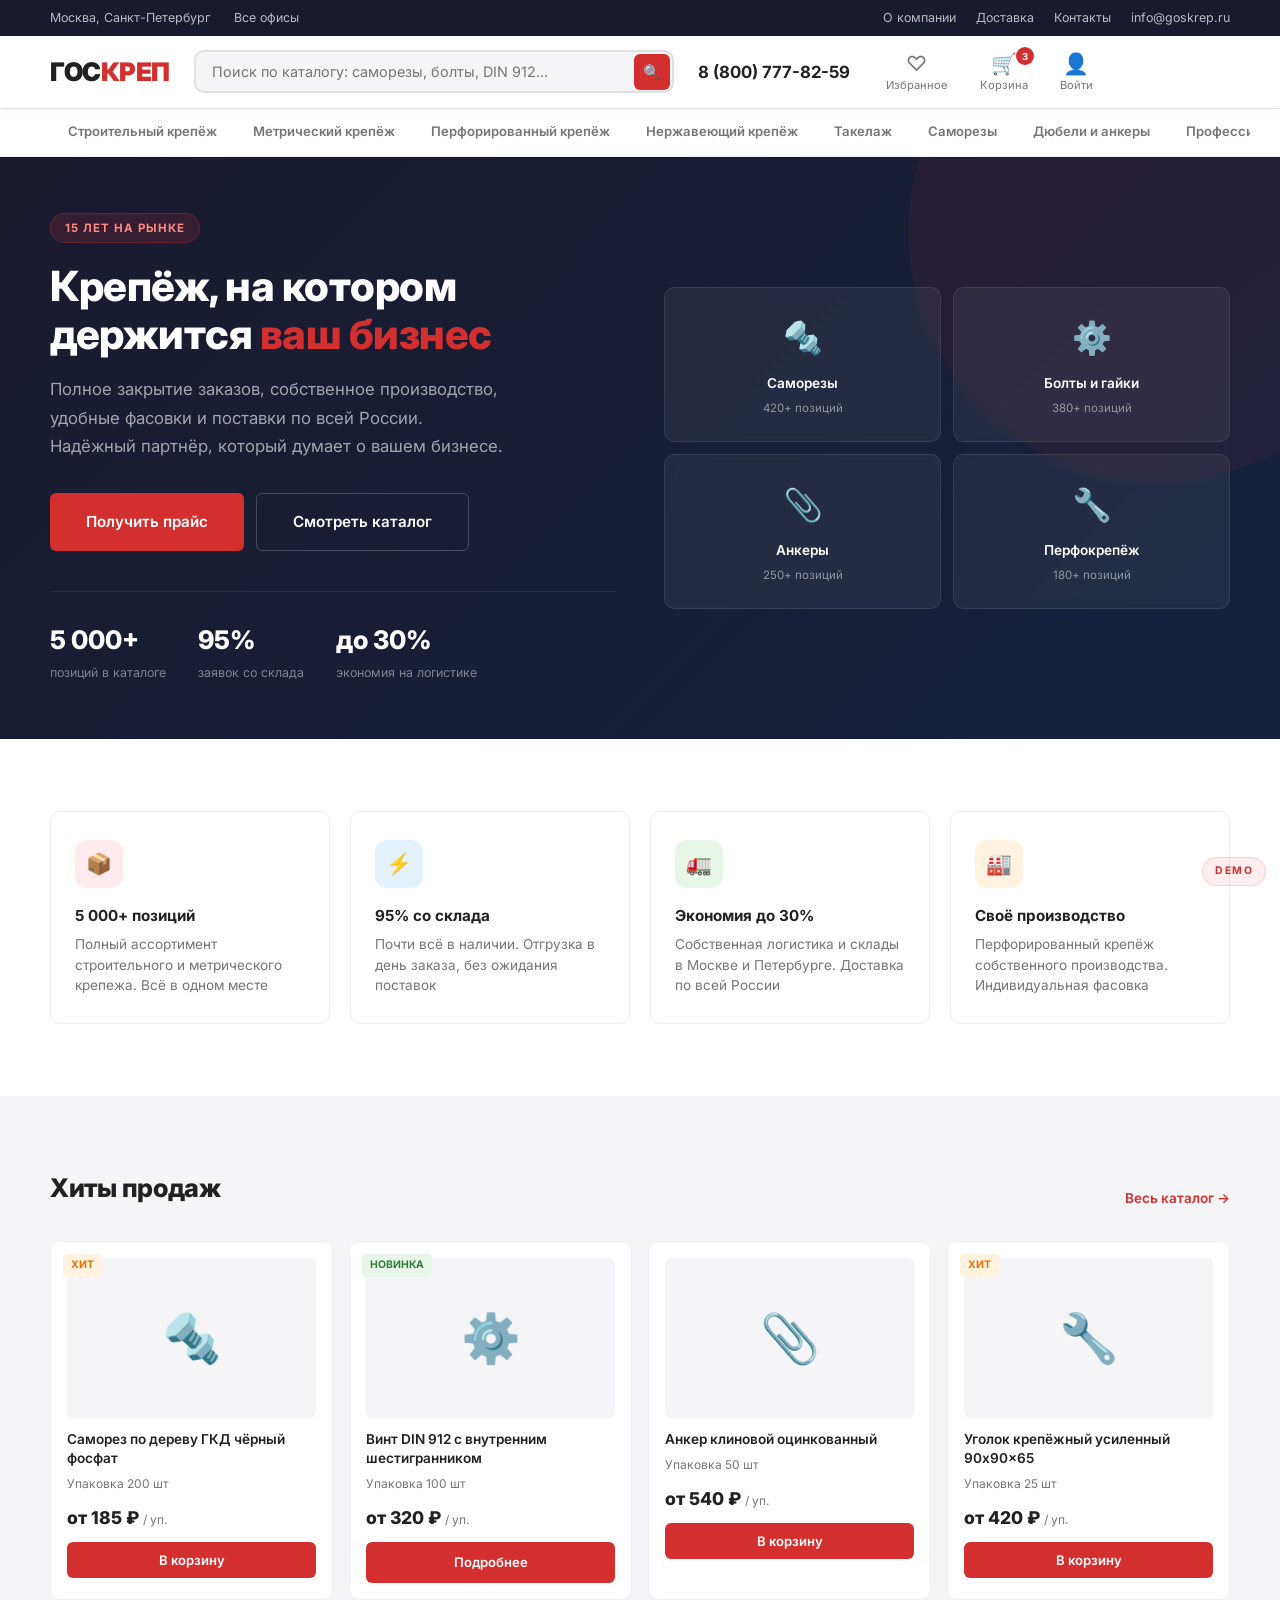
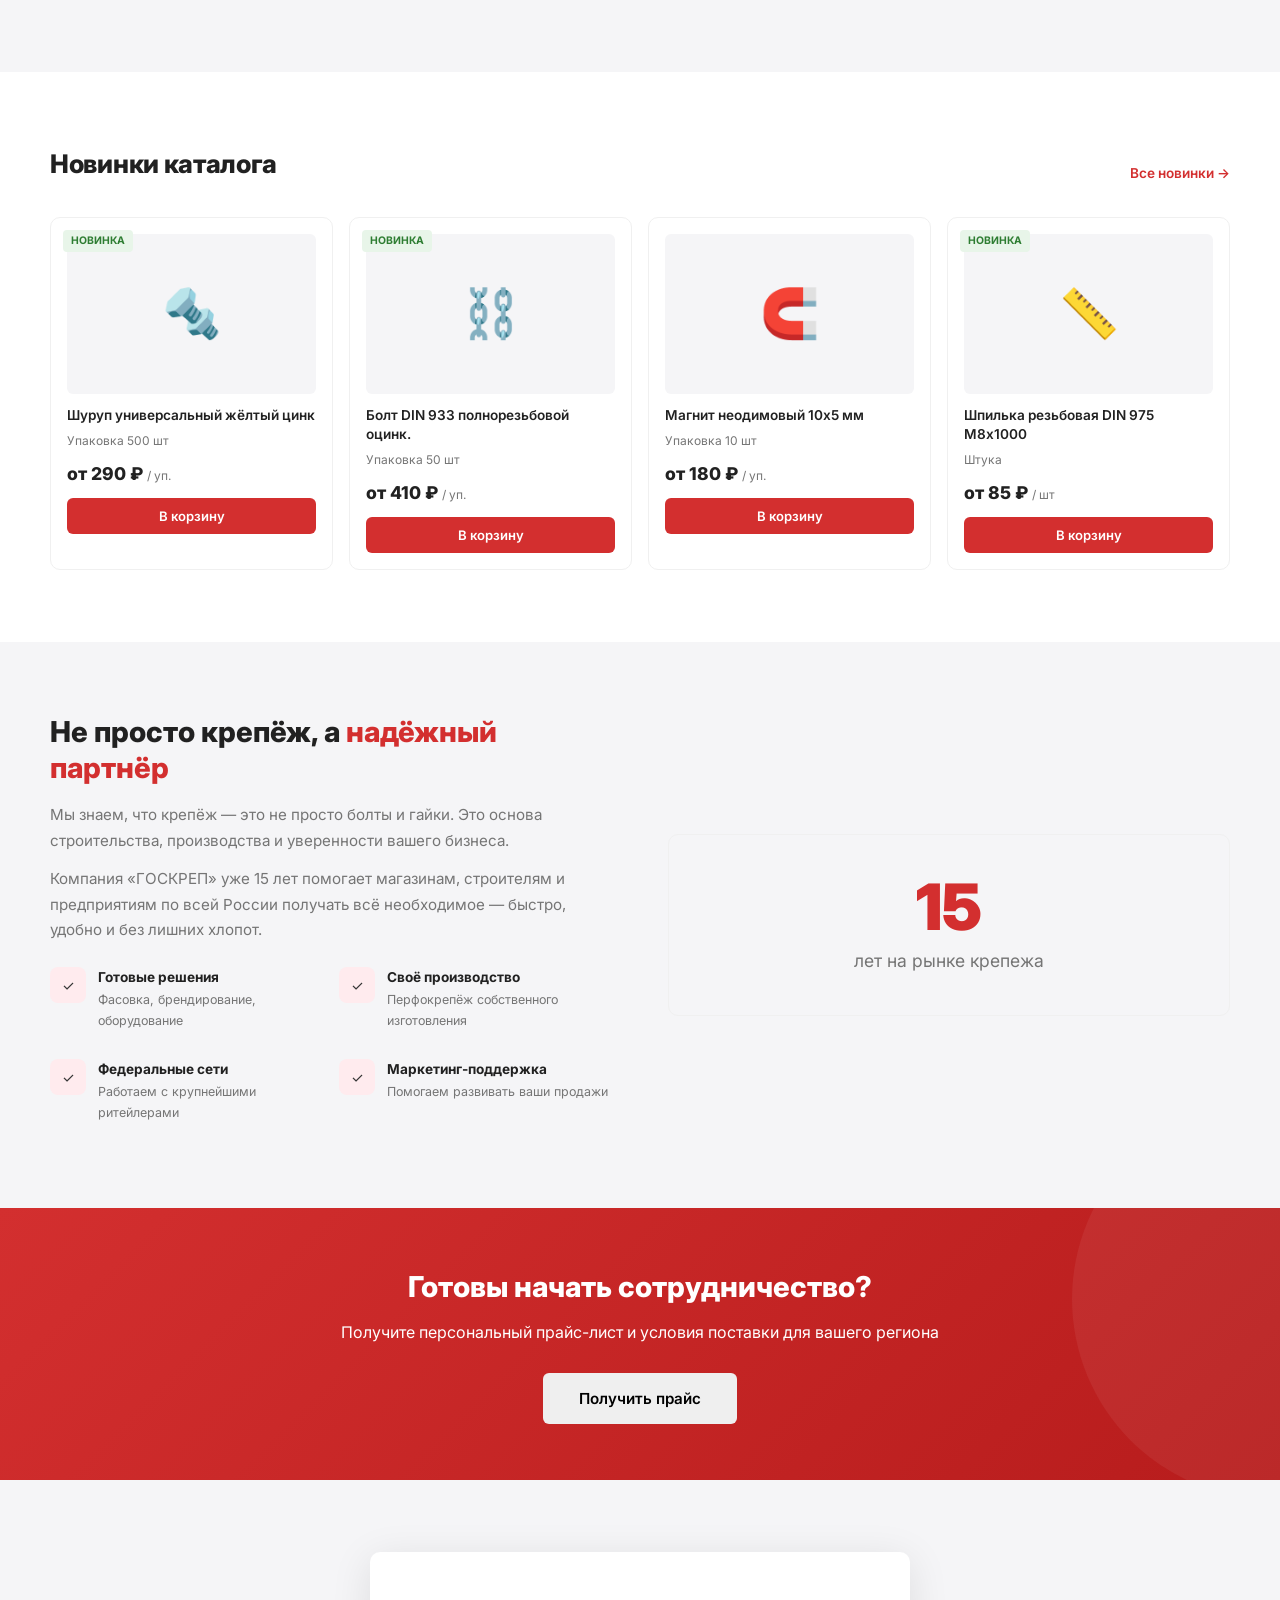
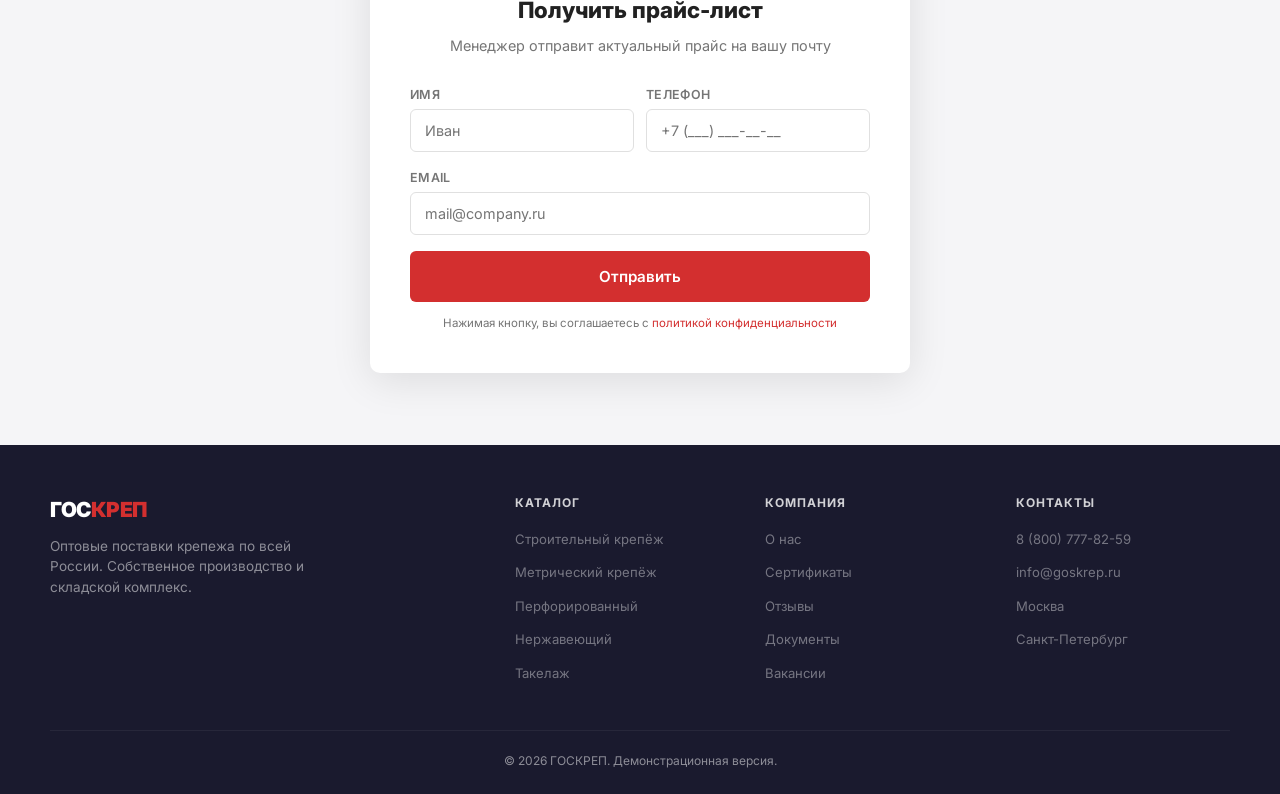
<file: index.html>
<!DOCTYPE html>
<html lang="ru">
<head>
  <meta charset="UTF-8">
  <meta name="viewport" content="width=device-width, initial-scale=1.0">
  <title>ГОСКРЕП — крепёж, на котором держится ваш бизнес</title>
  <meta name="description" content="Оптовые поставки крепежа по всей России. 5000+ позиций, собственное производство, удобные фасовки.">
  <link rel="preconnect" href="https://fonts.googleapis.com">
  <link rel="preconnect" href="https://fonts.gstatic.com" crossorigin>
  <link href="https://fonts.googleapis.com/css2?family=Inter:wght@400;500;600;700;800;900&display=swap" rel="stylesheet">
  <link rel="stylesheet" href="css/style.css">
</head>
<body>

  <!-- Верхняя полоска -->
  <div class="top-bar">
    <div class="container">
      <div class="top-bar-left">
        <span>Москва, Санкт-Петербург</span>
        <a href="#">Все офисы</a>
      </div>
      <div class="top-bar-right">
        <a href="#">О компании</a>
        <a href="#">Доставка</a>
        <a href="#">Контакты</a>
        <a href="mailto:info@goskrep.ru">info@goskrep.ru</a>
      </div>
    </div>
  </div>

  <!-- Шапка -->
  <header class="header">
    <div class="container">
      <div class="logo">ГОС<span>КРЕП</span></div>
      <div class="header-search">
        <input type="text" placeholder="Поиск по каталогу: саморезы, болты, DIN 912...">
        <button class="header-search-btn">🔍</button>
      </div>
      <a href="tel:88007778259" class="header-phone">8 (800) 777-82-59</a>
      <div class="header-actions">
        <button class="header-action">
          <span class="icon">♡</span>
          <span>Избранное</span>
        </button>
        <button class="header-action">
          <span class="icon">🛒</span>
          <span>Корзина</span>
          <span class="badge">3</span>
        </button>
        <button class="header-action">
          <span class="icon">👤</span>
          <span>Войти</span>
        </button>
      </div>
      <button class="burger" id="burger" aria-label="Меню">
        <span></span><span></span><span></span>
      </button>
    </div>
  </header>

  <!-- Каталог-навигация -->
  <nav class="catalog-nav">
    <div class="container">
      <a href="product.html">Строительный крепёж</a>
      <a href="product.html">Метрический крепёж</a>
      <a href="#">Перфорированный крепёж</a>
      <a href="#">Нержавеющий крепёж</a>
      <a href="#">Такелаж</a>
      <a href="#">Саморезы</a>
      <a href="#">Дюбели и анкеры</a>
      <a href="#">Профессиональный Bullit</a>
    </div>
  </nav>

  <!-- Hero -->
  <section class="hero">
    <div class="container">
      <div class="hero-grid">
        <div class="hero-content">
          <div class="hero-badge">15 лет на рынке</div>
          <h1>Крепёж, на котором держится <em>ваш бизнес</em></h1>
          <p class="hero-desc">Полное закрытие заказов, собственное производство, удобные фасовки и поставки по всей России. Надёжный партнёр, который думает о вашем бизнесе.</p>
          <div class="hero-buttons">
            <button class="btn btn-red btn-lg" id="heroCta">Получить прайс</button>
            <a href="#catalog" class="btn btn-outline btn-lg" style="border-color:rgba(255,255,255,0.2);color:#fff">Смотреть каталог</a>
          </div>
          <div class="hero-stats">
            <div>
              <div class="hero-stat-value">5 000+</div>
              <div class="hero-stat-label">позиций в каталоге</div>
            </div>
            <div>
              <div class="hero-stat-value">95%</div>
              <div class="hero-stat-label">заявок со склада</div>
            </div>
            <div>
              <div class="hero-stat-value">до 30%</div>
              <div class="hero-stat-label">экономия на логистике</div>
            </div>
          </div>
        </div>
        <div class="hero-visual">
          <div class="hero-category">
            <div class="cat-icon">🔩</div>
            <h3>Саморезы</h3>
            <p>420+ позиций</p>
          </div>
          <div class="hero-category">
            <div class="cat-icon">⚙️</div>
            <h3>Болты и гайки</h3>
            <p>380+ позиций</p>
          </div>
          <div class="hero-category">
            <div class="cat-icon">📎</div>
            <h3>Анкеры</h3>
            <p>250+ позиций</p>
          </div>
          <div class="hero-category">
            <div class="cat-icon">🔧</div>
            <h3>Перфокрепёж</h3>
            <p>180+ позиций</p>
          </div>
        </div>
      </div>
    </div>
  </section>

  <!-- Преимущества -->
  <section class="section">
    <div class="container">
      <div class="advantages-grid">
        <div class="advantage reveal">
          <div class="advantage-icon red">📦</div>
          <h3>5 000+ позиций</h3>
          <p>Полный ассортимент строительного и метрического крепежа. Всё в одном месте</p>
        </div>
        <div class="advantage reveal">
          <div class="advantage-icon blue">⚡</div>
          <h3>95% со склада</h3>
          <p>Почти всё в наличии. Отгрузка в день заказа, без ожидания поставок</p>
        </div>
        <div class="advantage reveal">
          <div class="advantage-icon green">🚛</div>
          <h3>Экономия до 30%</h3>
          <p>Собственная логистика и склады в Москве и Петербурге. Доставка по всей России</p>
        </div>
        <div class="advantage reveal">
          <div class="advantage-icon orange">🏭</div>
          <h3>Своё производство</h3>
          <p>Перфорированный крепёж собственного производства. Индивидуальная фасовка</p>
        </div>
      </div>
    </div>
  </section>

  <!-- Хиты продаж -->
  <section class="section section-light" id="catalog">
    <div class="container">
      <div class="section-header reveal">
        <h2 class="section-title">Хиты продаж</h2>
        <a href="#" class="section-link">Весь каталог →</a>
      </div>
      <div class="products-grid">
        <div class="product-card reveal">
          <div class="product-card-badge hit">Хит</div>
          <div class="product-card-image">🔩</div>
          <h3>Саморез по дереву ГКД чёрный фосфат</h3>
          <div class="product-card-meta">Упаковка 200 шт</div>
          <div class="product-card-price">от 185 ₽ <small>/ уп.</small></div>
          <button class="btn btn-cart btn-sm" style="width:100%">В корзину</button>
        </div>
        <div class="product-card reveal">
          <div class="product-card-badge new">Новинка</div>
          <div class="product-card-image">⚙️</div>
          <h3>Винт DIN 912 с внутренним шестигранником</h3>
          <div class="product-card-meta">Упаковка 100 шт</div>
          <div class="product-card-price">от 320 ₽ <small>/ уп.</small></div>
          <a href="product.html" class="btn btn-cart btn-sm" style="width:100%;text-align:center">Подробнее</a>
        </div>
        <div class="product-card reveal">
          <div class="product-card-image">📎</div>
          <h3>Анкер клиновой оцинкованный</h3>
          <div class="product-card-meta">Упаковка 50 шт</div>
          <div class="product-card-price">от 540 ₽ <small>/ уп.</small></div>
          <button class="btn btn-cart btn-sm" style="width:100%">В корзину</button>
        </div>
        <div class="product-card reveal">
          <div class="product-card-badge hit">Хит</div>
          <div class="product-card-image">🔧</div>
          <h3>Уголок крепёжный усиленный 90x90x65</h3>
          <div class="product-card-meta">Упаковка 25 шт</div>
          <div class="product-card-price">от 420 ₽ <small>/ уп.</small></div>
          <button class="btn btn-cart btn-sm" style="width:100%">В корзину</button>
        </div>
      </div>
    </div>
  </section>

  <!-- Новинки -->
  <section class="section">
    <div class="container">
      <div class="section-header reveal">
        <h2 class="section-title">Новинки каталога</h2>
        <a href="#" class="section-link">Все новинки →</a>
      </div>
      <div class="products-grid">
        <div class="product-card reveal">
          <div class="product-card-badge new">Новинка</div>
          <div class="product-card-image">🔩</div>
          <h3>Шуруп универсальный жёлтый цинк</h3>
          <div class="product-card-meta">Упаковка 500 шт</div>
          <div class="product-card-price">от 290 ₽ <small>/ уп.</small></div>
          <button class="btn btn-cart btn-sm" style="width:100%">В корзину</button>
        </div>
        <div class="product-card reveal">
          <div class="product-card-badge new">Новинка</div>
          <div class="product-card-image">⛓️</div>
          <h3>Болт DIN 933 полнорезьбовой оцинк.</h3>
          <div class="product-card-meta">Упаковка 50 шт</div>
          <div class="product-card-price">от 410 ₽ <small>/ уп.</small></div>
          <button class="btn btn-cart btn-sm" style="width:100%">В корзину</button>
        </div>
        <div class="product-card reveal">
          <div class="product-card-image">🧲</div>
          <h3>Магнит неодимовый 10x5 мм</h3>
          <div class="product-card-meta">Упаковка 10 шт</div>
          <div class="product-card-price">от 180 ₽ <small>/ уп.</small></div>
          <button class="btn btn-cart btn-sm" style="width:100%">В корзину</button>
        </div>
        <div class="product-card reveal">
          <div class="product-card-badge new">Новинка</div>
          <div class="product-card-image">📏</div>
          <h3>Шпилька резьбовая DIN 975 М8x1000</h3>
          <div class="product-card-meta">Штука</div>
          <div class="product-card-price">от 85 ₽ <small>/ шт</small></div>
          <button class="btn btn-cart btn-sm" style="width:100%">В корзину</button>
        </div>
      </div>
    </div>
  </section>

  <!-- О компании -->
  <section class="section section-light">
    <div class="container">
      <div class="about-grid">
        <div class="about-text reveal">
          <h2>Не просто крепёж, а <em>надёжный партнёр</em></h2>
          <p>Мы знаем, что крепёж — это не просто болты и гайки. Это основа строительства, производства и уверенности вашего бизнеса.</p>
          <p>Компания «ГОСКРЕП» уже 15 лет помогает магазинам, строителям и предприятиям по всей России получать всё необходимое — быстро, удобно и без лишних хлопот.</p>
          <div class="about-features">
            <div class="about-feature">
              <div class="about-feature-icon">✓</div>
              <div>
                <h4>Готовые решения</h4>
                <p>Фасовка, брендирование, оборудование</p>
              </div>
            </div>
            <div class="about-feature">
              <div class="about-feature-icon">✓</div>
              <div>
                <h4>Своё производство</h4>
                <p>Перфокрепёж собственного изготовления</p>
              </div>
            </div>
            <div class="about-feature">
              <div class="about-feature-icon">✓</div>
              <div>
                <h4>Федеральные сети</h4>
                <p>Работаем с крупнейшими ритейлерами</p>
              </div>
            </div>
            <div class="about-feature">
              <div class="about-feature-icon">✓</div>
              <div>
                <h4>Маркетинг-поддержка</h4>
                <p>Помогаем развивать ваши продажи</p>
              </div>
            </div>
          </div>
        </div>
        <div class="about-visual reveal">
          <div class="about-visual-big">15</div>
          <div class="about-visual-text">лет на рынке крепежа</div>
        </div>
      </div>
    </div>
  </section>

  <!-- CTA -->
  <section class="cta">
    <div class="container">
      <h2 class="reveal">Готовы начать сотрудничество?</h2>
      <p class="reveal">Получите персональный прайс-лист и условия поставки для вашего региона</p>
      <button class="btn btn-white btn-lg reveal" id="ctaBtn">Получить прайс</button>
    </div>
  </section>

  <!-- Форма -->
  <section class="price-form-section" id="contacts">
    <div class="container">
      <div class="price-form-wrapper reveal">
        <h3>Получить прайс-лист</h3>
        <p class="form-desc">Менеджер отправит актуальный прайс на вашу почту</p>
        <form id="contactForm">
          <div class="form-row">
            <div class="form-group">
              <label>Имя</label>
              <input type="text" id="formName" placeholder="Иван">
            </div>
            <div class="form-group">
              <label>Телефон</label>
              <input type="tel" id="formPhone" placeholder="+7 (___) ___-__-__">
            </div>
          </div>
          <div class="form-group">
            <label>Email</label>
            <input type="email" id="formEmail" placeholder="mail@company.ru">
          </div>
          <button type="submit" class="btn btn-red btn-lg" style="width:100%">Отправить</button>
          <p class="form-consent">Нажимая кнопку, вы соглашаетесь с <a href="#">политикой конфиденциальности</a></p>
        </form>
        <div class="form-success" id="formSuccess">
          <div class="form-success-icon">✅</div>
          <h4>Заявка отправлена!</h4>
          <p>Прайс придёт на вашу почту в течение 15 минут</p>
        </div>
      </div>
    </div>
  </section>

  <!-- Футер -->
  <footer class="footer">
    <div class="container">
      <div class="footer-grid">
        <div class="footer-brand">
          <div class="logo">ГОС<span>КРЕП</span></div>
          <p>Оптовые поставки крепежа по всей России. Собственное производство и складской комплекс.</p>
        </div>
        <div>
          <h4>Каталог</h4>
          <ul class="footer-links">
            <li><a href="#">Строительный крепёж</a></li>
            <li><a href="#">Метрический крепёж</a></li>
            <li><a href="#">Перфорированный</a></li>
            <li><a href="#">Нержавеющий</a></li>
            <li><a href="#">Такелаж</a></li>
          </ul>
        </div>
        <div>
          <h4>Компания</h4>
          <ul class="footer-links">
            <li><a href="#">О нас</a></li>
            <li><a href="#">Сертификаты</a></li>
            <li><a href="#">Отзывы</a></li>
            <li><a href="#">Документы</a></li>
            <li><a href="#">Вакансии</a></li>
          </ul>
        </div>
        <div>
          <h4>Контакты</h4>
          <ul class="footer-links">
            <li><a href="tel:88007778259">8 (800) 777-82-59</a></li>
            <li><a href="mailto:info@goskrep.ru">info@goskrep.ru</a></li>
            <li><a href="#">Москва</a></li>
            <li><a href="#">Санкт-Петербург</a></li>
          </ul>
        </div>
      </div>
      <div class="footer-bottom">&copy; 2026 ГОСКРЕП. Демонстрационная версия.</div>
    </div>
  </footer>

  <div class="demo-watermark">DEMO</div>
  <script src="js/main.js"></script>
</body>
</html>
</file>
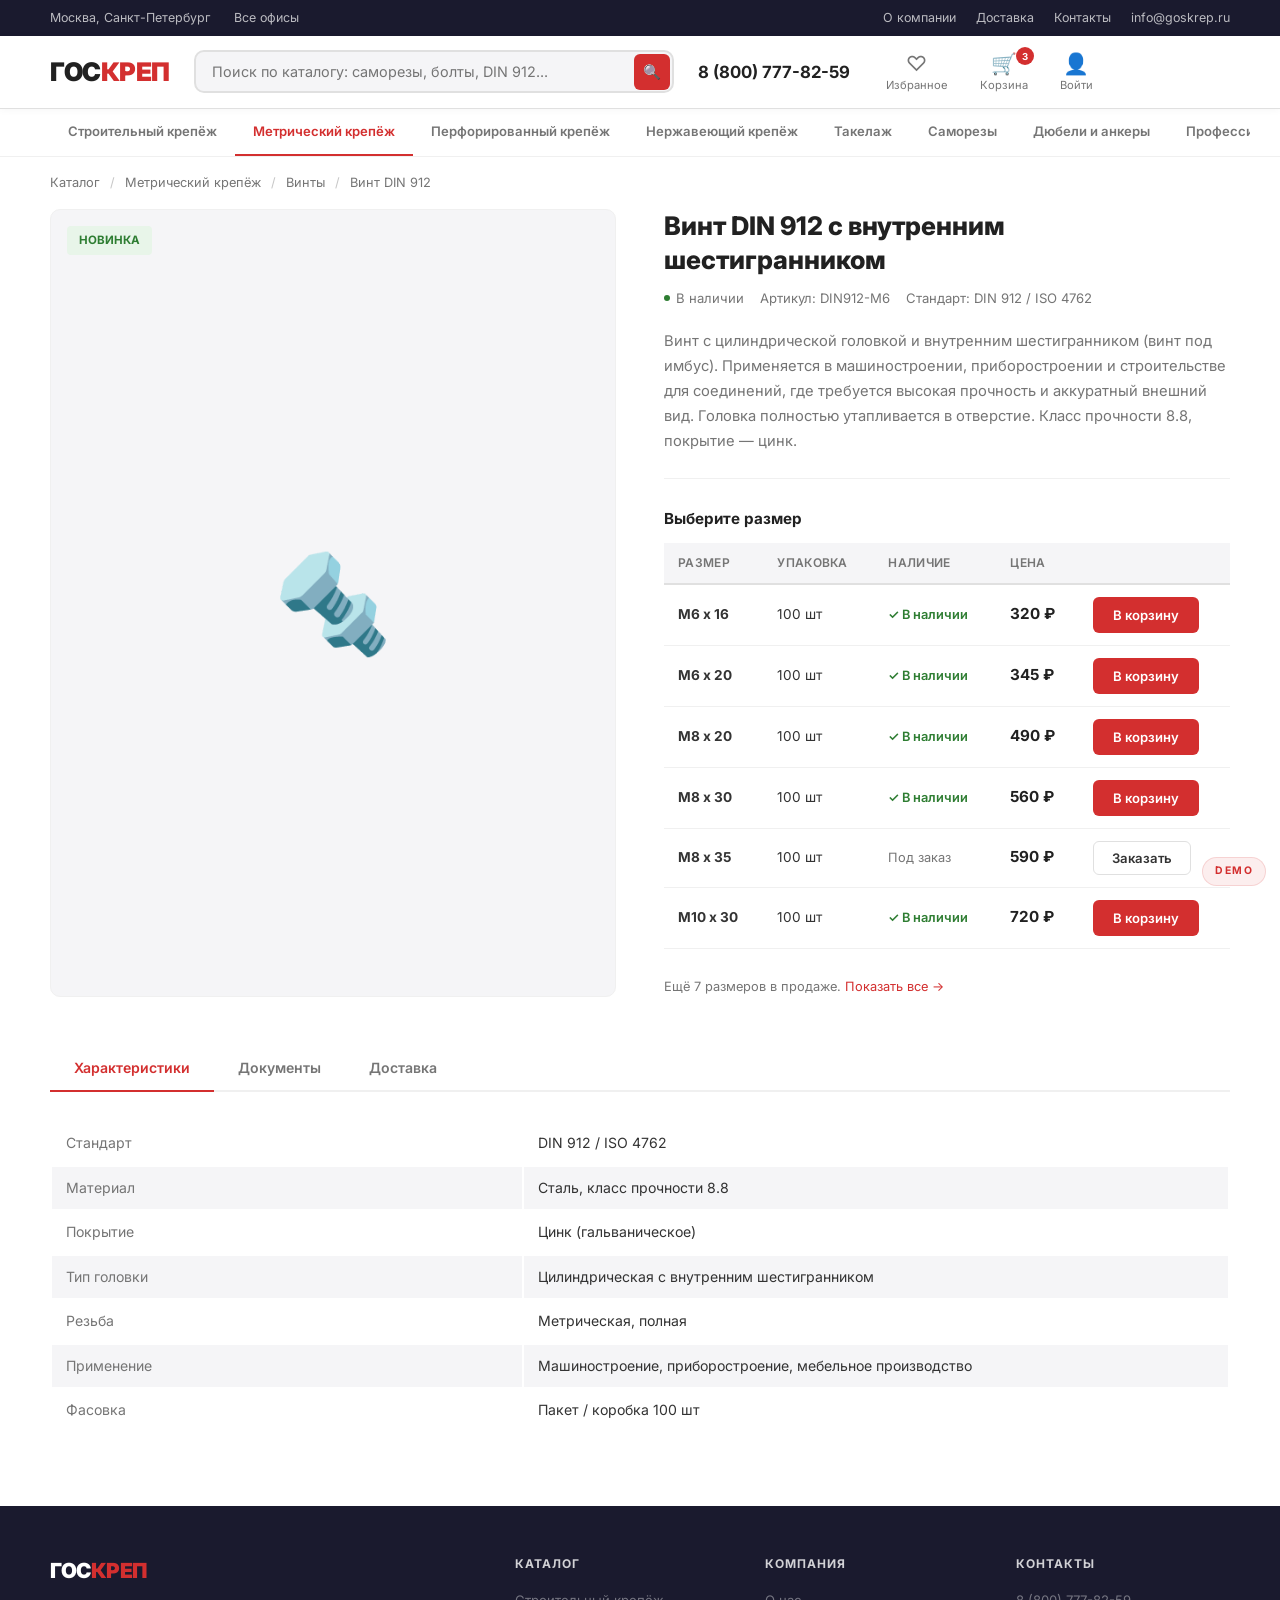
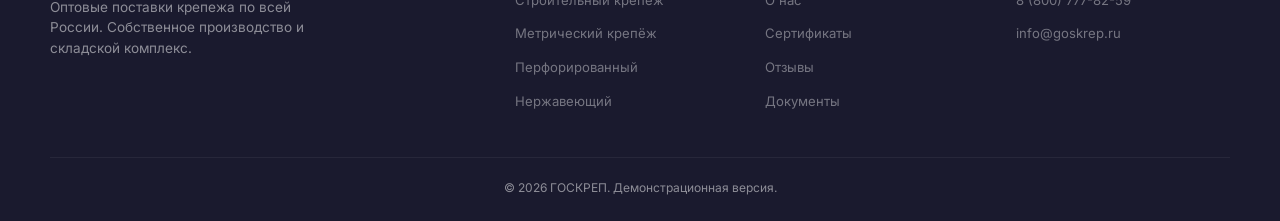
<file: product.html>
<!DOCTYPE html>
<html lang="ru">
<head>
  <meta charset="UTF-8">
  <meta name="viewport" content="width=device-width, initial-scale=1.0">
  <title>Винт DIN 912 с внутренним шестигранником — ГОСКРЕП</title>
  <link rel="preconnect" href="https://fonts.googleapis.com">
  <link rel="preconnect" href="https://fonts.gstatic.com" crossorigin>
  <link href="https://fonts.googleapis.com/css2?family=Inter:wght@400;500;600;700;800;900&display=swap" rel="stylesheet">
  <link rel="stylesheet" href="css/style.css">
</head>
<body>

  <!-- Верхняя полоска -->
  <div class="top-bar">
    <div class="container">
      <div class="top-bar-left">
        <span>Москва, Санкт-Петербург</span>
        <a href="#">Все офисы</a>
      </div>
      <div class="top-bar-right">
        <a href="#">О компании</a>
        <a href="#">Доставка</a>
        <a href="#">Контакты</a>
        <a href="mailto:info@goskrep.ru">info@goskrep.ru</a>
      </div>
    </div>
  </div>

  <!-- Шапка -->
  <header class="header">
    <div class="container">
      <a href="index.html" class="logo">ГОС<span>КРЕП</span></a>
      <div class="header-search">
        <input type="text" placeholder="Поиск по каталогу: саморезы, болты, DIN 912...">
        <button class="header-search-btn">🔍</button>
      </div>
      <a href="tel:88007778259" class="header-phone">8 (800) 777-82-59</a>
      <div class="header-actions">
        <button class="header-action">
          <span class="icon">♡</span>
          <span>Избранное</span>
        </button>
        <button class="header-action">
          <span class="icon">🛒</span>
          <span>Корзина</span>
          <span class="badge">3</span>
        </button>
        <button class="header-action">
          <span class="icon">👤</span>
          <span>Войти</span>
        </button>
      </div>
      <button class="burger" id="burger" aria-label="Меню">
        <span></span><span></span><span></span>
      </button>
    </div>
  </header>

  <!-- Каталог-навигация -->
  <nav class="catalog-nav">
    <div class="container">
      <a href="#">Строительный крепёж</a>
      <a href="#" style="color:var(--red);border-bottom:2px solid var(--red)">Метрический крепёж</a>
      <a href="#">Перфорированный крепёж</a>
      <a href="#">Нержавеющий крепёж</a>
      <a href="#">Такелаж</a>
      <a href="#">Саморезы</a>
      <a href="#">Дюбели и анкеры</a>
      <a href="#">Профессиональный Bullit</a>
    </div>
  </nav>

  <main class="container">
    <!-- Хлебные крошки -->
    <div class="breadcrumbs">
      <a href="index.html">Каталог</a> <span>/</span>
      <a href="#">Метрический крепёж</a> <span>/</span>
      <a href="#">Винты</a> <span>/</span>
      Винт DIN 912
    </div>

    <!-- Карточка товара -->
    <section class="product-page">
      <div class="product-top">
        <!-- Галерея -->
        <div class="product-gallery">
          <div class="product-gallery-badge">Новинка</div>
          🔩
        </div>

        <!-- Информация -->
        <div class="product-info">
          <h1>Винт DIN 912 с внутренним шестигранником</h1>

          <div class="product-meta">
            <div class="product-meta-item">
              <span class="dot"></span> В наличии
            </div>
            <div class="product-meta-item">
              Артикул: DIN912-M6
            </div>
            <div class="product-meta-item">
              Стандарт: DIN 912 / ISO 4762
            </div>
          </div>

          <p class="product-description">
            Винт с цилиндрической головкой и внутренним шестигранником (винт под имбус). Применяется в машиностроении, приборостроении и строительстве для соединений, где требуется высокая прочность и аккуратный внешний вид. Головка полностью утапливается в отверстие. Класс прочности 8.8, покрытие — цинк.
          </p>

          <!-- Таблица размеров с ценами -->
          <div class="sizes-table-wrapper">
            <div class="sizes-table-title">Выберите размер</div>
            <table class="sizes-table">
              <thead>
                <tr>
                  <th>Размер</th>
                  <th>Упаковка</th>
                  <th>Наличие</th>
                  <th>Цена</th>
                  <th></th>
                </tr>
              </thead>
              <tbody>
                <tr>
                  <td><strong>М6 x 16</strong></td>
                  <td>100 шт</td>
                  <td><span class="stock-yes">✓ В наличии</span></td>
                  <td class="price-cell">320 ₽</td>
                  <td><button class="btn btn-cart btn-sm">В корзину</button></td>
                </tr>
                <tr>
                  <td><strong>М6 x 20</strong></td>
                  <td>100 шт</td>
                  <td><span class="stock-yes">✓ В наличии</span></td>
                  <td class="price-cell">345 ₽</td>
                  <td><button class="btn btn-cart btn-sm">В корзину</button></td>
                </tr>
                <tr>
                  <td><strong>М8 x 20</strong></td>
                  <td>100 шт</td>
                  <td><span class="stock-yes">✓ В наличии</span></td>
                  <td class="price-cell">490 ₽</td>
                  <td><button class="btn btn-cart btn-sm">В корзину</button></td>
                </tr>
                <tr>
                  <td><strong>М8 x 30</strong></td>
                  <td>100 шт</td>
                  <td><span class="stock-yes">✓ В наличии</span></td>
                  <td class="price-cell">560 ₽</td>
                  <td><button class="btn btn-cart btn-sm">В корзину</button></td>
                </tr>
                <tr>
                  <td><strong>М8 x 35</strong></td>
                  <td>100 шт</td>
                  <td><span class="stock-no">Под заказ</span></td>
                  <td class="price-cell">590 ₽</td>
                  <td><button class="btn btn-outline btn-sm">Заказать</button></td>
                </tr>
                <tr>
                  <td><strong>М10 x 30</strong></td>
                  <td>100 шт</td>
                  <td><span class="stock-yes">✓ В наличии</span></td>
                  <td class="price-cell">720 ₽</td>
                  <td><button class="btn btn-cart btn-sm">В корзину</button></td>
                </tr>
              </tbody>
            </table>
          </div>

          <p style="font-size:0.8rem;color:var(--text-light)">Ещё 7 размеров в продаже. <a href="#" style="color:var(--red)">Показать все →</a></p>
        </div>
      </div>

      <!-- Табы -->
      <div class="product-tabs">
        <button class="product-tab active" data-tab="specs">Характеристики</button>
        <button class="product-tab" data-tab="docs">Документы</button>
        <button class="product-tab" data-tab="delivery">Доставка</button>
      </div>

      <div class="tab-content active" id="tab-specs">
        <table class="spec-table">
          <tr><td>Стандарт</td><td>DIN 912 / ISO 4762</td></tr>
          <tr><td>Материал</td><td>Сталь, класс прочности 8.8</td></tr>
          <tr><td>Покрытие</td><td>Цинк (гальваническое)</td></tr>
          <tr><td>Тип головки</td><td>Цилиндрическая с внутренним шестигранником</td></tr>
          <tr><td>Резьба</td><td>Метрическая, полная</td></tr>
          <tr><td>Применение</td><td>Машиностроение, приборостроение, мебельное производство</td></tr>
          <tr><td>Фасовка</td><td>Пакет / коробка 100 шт</td></tr>
        </table>
      </div>

      <div class="tab-content" id="tab-docs">
        <p style="padding:20px 0;color:var(--text-light)">Сертификаты соответствия и паспорта качества доступны по запросу. Отправим на email после оформления заказа.</p>
      </div>

      <div class="tab-content" id="tab-delivery">
        <p style="padding:20px 0;color:var(--text-light)">Доставка по Москве 1-2 дня. По России транспортными компаниями (СДЭК, Деловые Линии, ПЭК). Самовывоз со склада в Москве и Санкт-Петербурге.</p>
      </div>
    </section>
  </main>

  <!-- Футер -->
  <footer class="footer">
    <div class="container">
      <div class="footer-grid">
        <div class="footer-brand">
          <div class="logo">ГОС<span>КРЕП</span></div>
          <p>Оптовые поставки крепежа по всей России. Собственное производство и складской комплекс.</p>
        </div>
        <div>
          <h4>Каталог</h4>
          <ul class="footer-links">
            <li><a href="#">Строительный крепёж</a></li>
            <li><a href="#">Метрический крепёж</a></li>
            <li><a href="#">Перфорированный</a></li>
            <li><a href="#">Нержавеющий</a></li>
          </ul>
        </div>
        <div>
          <h4>Компания</h4>
          <ul class="footer-links">
            <li><a href="#">О нас</a></li>
            <li><a href="#">Сертификаты</a></li>
            <li><a href="#">Отзывы</a></li>
            <li><a href="#">Документы</a></li>
          </ul>
        </div>
        <div>
          <h4>Контакты</h4>
          <ul class="footer-links">
            <li><a href="tel:88007778259">8 (800) 777-82-59</a></li>
            <li><a href="mailto:info@goskrep.ru">info@goskrep.ru</a></li>
          </ul>
        </div>
      </div>
      <div class="footer-bottom">&copy; 2026 ГОСКРЕП. Демонстрационная версия.</div>
    </div>
  </footer>

  <div class="demo-watermark">DEMO</div>
  <script src="js/main.js"></script>
</body>
</html>
</file>
<file: css/style.css>
/* ===== Переменные ===== */
:root {
  --red: #d32f2f;
  --red-dark: #b71c1c;
  --red-light: #ffebee;
  --blue: #1565c0;
  --blue-light: #e3f2fd;
  --charcoal: #1a1a2e;
  --dark: #212121;
  --text: #333333;
  --text-light: #757575;
  --text-white: #ffffff;
  --bg: #ffffff;
  --bg-light: #f5f5f7;
  --bg-warm: #fafafa;
  --border: #e0e0e0;
  --border-light: #f0f0f0;
  --green: #2e7d32;
  --green-light: #e8f5e9;
  --orange: #ef6c00;
  --orange-light: #fff3e0;
  --radius: 10px;
  --radius-sm: 6px;
  --shadow: 0 2px 12px rgba(0,0,0,0.06);
  --shadow-md: 0 4px 20px rgba(0,0,0,0.08);
  --shadow-lg: 0 8px 40px rgba(0,0,0,0.1);
  --transition: 0.25s ease;
  --font: 'Inter', -apple-system, BlinkMacSystemFont, sans-serif;
  --container: 1220px;
}

/* ===== Reset ===== */
*, *::before, *::after { margin: 0; padding: 0; box-sizing: border-box; }
html { scroll-behavior: smooth; font-size: 16px; }
body { font-family: var(--font); color: var(--text); background: var(--bg); line-height: 1.6; overflow-x: hidden; -webkit-font-smoothing: antialiased; }
a { color: inherit; text-decoration: none; }
img { max-width: 100%; height: auto; display: block; }
button { font-family: var(--font); }
.container { max-width: var(--container); margin: 0 auto; padding: 0 20px; }

/* ===== Верхняя полоска ===== */
.top-bar {
  background: var(--charcoal);
  color: rgba(255,255,255,0.7);
  font-size: 0.78rem;
  padding: 8px 0;
}

.top-bar .container {
  display: flex;
  justify-content: space-between;
  align-items: center;
}

.top-bar a {
  color: rgba(255,255,255,0.7);
  transition: color var(--transition);
}

.top-bar a:hover { color: #fff; }

.top-bar-left {
  display: flex;
  gap: 24px;
  align-items: center;
}

.top-bar-right {
  display: flex;
  gap: 20px;
  align-items: center;
}

/* ===== Шапка ===== */
.header {
  background: var(--bg);
  border-bottom: 1px solid var(--border);
  position: sticky;
  top: 0;
  z-index: 1000;
  box-shadow: 0 1px 8px rgba(0,0,0,0.04);
}

.header .container {
  display: flex;
  align-items: center;
  gap: 24px;
  height: 72px;
}

.logo {
  font-size: 1.6rem;
  font-weight: 900;
  color: var(--dark);
  letter-spacing: -0.5px;
  flex-shrink: 0;
}

.logo span { color: var(--red); }

.header-search {
  flex: 1;
  max-width: 480px;
  position: relative;
}

.header-search input {
  width: 100%;
  padding: 11px 44px 11px 16px;
  border: 2px solid var(--border);
  border-radius: var(--radius);
  font-size: 0.9rem;
  font-family: var(--font);
  color: var(--text);
  outline: none;
  transition: border-color var(--transition);
  background: var(--bg-light);
}

.header-search input:focus {
  border-color: var(--red);
  background: var(--bg);
}

.header-search input::placeholder { color: var(--text-light); }

.header-search-btn {
  position: absolute;
  right: 4px;
  top: 50%;
  transform: translateY(-50%);
  width: 36px;
  height: 36px;
  border: none;
  background: var(--red);
  color: white;
  border-radius: var(--radius-sm);
  cursor: pointer;
  font-size: 0.9rem;
  display: flex;
  align-items: center;
  justify-content: center;
  transition: background var(--transition);
}

.header-search-btn:hover { background: var(--red-dark); }

.header-actions {
  display: flex;
  gap: 8px;
  align-items: center;
  flex-shrink: 0;
}

.header-action {
  display: flex;
  flex-direction: column;
  align-items: center;
  gap: 2px;
  padding: 6px 12px;
  border-radius: var(--radius-sm);
  font-size: 0.7rem;
  color: var(--text-light);
  cursor: pointer;
  transition: all var(--transition);
  border: none;
  background: none;
  position: relative;
}

.header-action:hover {
  background: var(--bg-light);
  color: var(--text);
}

.header-action .icon { font-size: 1.3rem; }

.header-action .badge {
  position: absolute;
  top: 2px;
  right: 6px;
  width: 18px;
  height: 18px;
  background: var(--red);
  color: white;
  font-size: 0.6rem;
  font-weight: 700;
  border-radius: 50%;
  display: flex;
  align-items: center;
  justify-content: center;
}

.header-phone {
  font-size: 1.05rem;
  font-weight: 700;
  color: var(--dark);
  white-space: nowrap;
  flex-shrink: 0;
}

/* Бургер */
.burger {
  display: none;
  flex-direction: column;
  gap: 5px;
  background: none;
  border: none;
  cursor: pointer;
  padding: 4px;
  z-index: 1001;
}

.burger span { display: block; width: 24px; height: 2px; background: var(--dark); border-radius: 2px; transition: all var(--transition); }
.burger.active span:nth-child(1) { transform: rotate(45deg) translate(5px,5px); }
.burger.active span:nth-child(2) { opacity: 0; }
.burger.active span:nth-child(3) { transform: rotate(-45deg) translate(5px,-5px); }

/* ===== Каталог-навигация ===== */
.catalog-nav {
  background: var(--bg);
  border-bottom: 1px solid var(--border-light);
}

.catalog-nav .container {
  display: flex;
  gap: 0;
  overflow-x: auto;
  scrollbar-width: none;
}

.catalog-nav .container::-webkit-scrollbar { display: none; }

.catalog-nav a {
  padding: 12px 18px;
  font-size: 0.82rem;
  font-weight: 600;
  color: var(--text-light);
  white-space: nowrap;
  transition: all var(--transition);
  border-bottom: 2px solid transparent;
}

.catalog-nav a:hover {
  color: var(--red);
  border-bottom-color: var(--red);
}

/* ===== Кнопки ===== */
.btn {
  display: inline-flex;
  align-items: center;
  justify-content: center;
  gap: 8px;
  padding: 12px 28px;
  border: none;
  border-radius: var(--radius-sm);
  font-size: 0.88rem;
  font-weight: 600;
  cursor: pointer;
  transition: all var(--transition);
  font-family: var(--font);
  white-space: nowrap;
}

.btn-red { background: var(--red); color: white; }
.btn-red:hover { background: var(--red-dark); transform: translateY(-1px); box-shadow: 0 4px 16px rgba(211,47,47,0.3); }
.btn-outline { background: none; border: 1.5px solid var(--border); color: var(--text); }
.btn-outline:hover { border-color: var(--red); color: var(--red); }
.btn-dark { background: var(--charcoal); color: white; }
.btn-dark:hover { background: #2a2a44; transform: translateY(-1px); }
.btn-sm { padding: 8px 18px; font-size: 0.82rem; }
.btn-lg { padding: 16px 36px; font-size: 0.95rem; }
.btn-cart { background: var(--red); color: white; padding: 10px 20px; font-size: 0.82rem; border-radius: var(--radius-sm); }
.btn-cart:hover { background: var(--red-dark); }

/* ===== Hero ===== */
.hero {
  background: linear-gradient(135deg, var(--charcoal) 0%, #16213e 100%);
  padding: 56px 0;
  position: relative;
  overflow: hidden;
}

.hero::after {
  content: '';
  position: absolute;
  top: -30%;
  right: -10%;
  width: 500px;
  height: 500px;
  border-radius: 50%;
  background: rgba(211,47,47,0.06);
}

.hero-grid {
  display: grid;
  grid-template-columns: 1fr 1fr;
  gap: 48px;
  align-items: center;
}

.hero-content { position: relative; z-index: 1; }

.hero-badge {
  display: inline-block;
  padding: 5px 14px;
  background: rgba(211,47,47,0.15);
  border: 1px solid rgba(211,47,47,0.3);
  border-radius: 100px;
  color: #ff8a80;
  font-size: 0.72rem;
  font-weight: 700;
  text-transform: uppercase;
  letter-spacing: 1px;
  margin-bottom: 20px;
}

.hero h1 {
  font-size: 2.6rem;
  font-weight: 800;
  color: white;
  line-height: 1.15;
  margin-bottom: 16px;
  letter-spacing: -0.5px;
}

.hero h1 em { font-style: normal; color: var(--red); }

.hero-desc {
  font-size: 1.05rem;
  color: rgba(255,255,255,0.6);
  margin-bottom: 32px;
  line-height: 1.7;
  max-width: 460px;
}

.hero-buttons { display: flex; gap: 12px; flex-wrap: wrap; }

.hero-stats {
  display: flex;
  gap: 32px;
  margin-top: 40px;
  padding-top: 28px;
  border-top: 1px solid rgba(255,255,255,0.08);
}

.hero-stat-value { font-size: 1.6rem; font-weight: 800; color: white; }
.hero-stat-label { font-size: 0.78rem; color: rgba(255,255,255,0.45); margin-top: 2px; }

.hero-visual {
  display: grid;
  grid-template-columns: 1fr 1fr;
  gap: 12px;
  position: relative;
  z-index: 1;
}

.hero-category {
  background: rgba(255,255,255,0.06);
  border: 1px solid rgba(255,255,255,0.08);
  border-radius: var(--radius);
  padding: 24px 20px;
  text-align: center;
  transition: all var(--transition);
  cursor: pointer;
  backdrop-filter: blur(4px);
}

.hero-category:hover {
  background: rgba(255,255,255,0.1);
  border-color: rgba(211,47,47,0.3);
  transform: translateY(-2px);
}

.hero-category .cat-icon { font-size: 2rem; margin-bottom: 10px; }
.hero-category h3 { font-size: 0.85rem; font-weight: 600; color: white; margin-bottom: 4px; }
.hero-category p { font-size: 0.72rem; color: rgba(255,255,255,0.5); }

/* ===== Секции ===== */
.section { padding: 72px 0; }
.section-light { background: var(--bg-light); }

.section-header {
  display: flex;
  justify-content: space-between;
  align-items: flex-end;
  margin-bottom: 32px;
  gap: 16px;
  flex-wrap: wrap;
}

.section-title { font-size: 1.6rem; font-weight: 800; color: var(--dark); letter-spacing: -0.3px; }
.section-link { font-size: 0.85rem; font-weight: 600; color: var(--red); transition: opacity var(--transition); }
.section-link:hover { opacity: 0.7; }

/* ===== Преимущества ===== */
.advantages-grid {
  display: grid;
  grid-template-columns: repeat(4, 1fr);
  gap: 20px;
}

.advantage {
  padding: 28px 24px;
  background: var(--bg);
  border: 1px solid var(--border-light);
  border-radius: var(--radius);
  transition: all var(--transition);
}

.advantage:hover {
  box-shadow: var(--shadow-md);
  border-color: transparent;
  transform: translateY(-2px);
}

.advantage-icon {
  width: 48px;
  height: 48px;
  border-radius: 12px;
  display: flex;
  align-items: center;
  justify-content: center;
  font-size: 1.3rem;
  margin-bottom: 16px;
}

.advantage-icon.red { background: var(--red-light); }
.advantage-icon.blue { background: var(--blue-light); }
.advantage-icon.green { background: var(--green-light); }
.advantage-icon.orange { background: var(--orange-light); }

.advantage h3 { font-size: 0.95rem; font-weight: 700; margin-bottom: 6px; color: var(--dark); }
.advantage p { font-size: 0.85rem; color: var(--text-light); line-height: 1.5; }

/* ===== Сетка товаров ===== */
.products-grid {
  display: grid;
  grid-template-columns: repeat(4, 1fr);
  gap: 16px;
}

.product-card {
  background: var(--bg);
  border: 1px solid var(--border-light);
  border-radius: var(--radius);
  padding: 16px;
  transition: all var(--transition);
  position: relative;
}

.product-card:hover {
  box-shadow: var(--shadow-md);
  border-color: transparent;
}

.product-card-badge {
  position: absolute;
  top: 12px;
  left: 12px;
  padding: 3px 8px;
  border-radius: 4px;
  font-size: 0.65rem;
  font-weight: 700;
  text-transform: uppercase;
  z-index: 1;
}

.product-card-badge.new { background: var(--green-light); color: var(--green); }
.product-card-badge.hit { background: var(--orange-light); color: var(--orange); }

.product-card-image {
  width: 100%;
  height: 160px;
  background: var(--bg-light);
  border-radius: var(--radius-sm);
  display: flex;
  align-items: center;
  justify-content: center;
  font-size: 3rem;
  margin-bottom: 12px;
}

.product-card h3 {
  font-size: 0.85rem;
  font-weight: 600;
  color: var(--dark);
  margin-bottom: 6px;
  line-height: 1.4;
  display: -webkit-box;
  -webkit-line-clamp: 2;
  -webkit-box-orient: vertical;
  overflow: hidden;
}

.product-card-meta {
  font-size: 0.75rem;
  color: var(--text-light);
  margin-bottom: 10px;
}

.product-card-price {
  font-size: 1.1rem;
  font-weight: 800;
  color: var(--dark);
  margin-bottom: 10px;
}

.product-card-price small {
  font-size: 0.75rem;
  color: var(--text-light);
  font-weight: 400;
}

/* ===== О компании ===== */
.about-grid {
  display: grid;
  grid-template-columns: 1fr 1fr;
  gap: 56px;
  align-items: center;
}

.about-text h2 { font-size: 1.8rem; font-weight: 800; color: var(--dark); margin-bottom: 16px; line-height: 1.25; }
.about-text h2 em { font-style: normal; color: var(--red); }
.about-text p { font-size: 0.95rem; color: var(--text-light); margin-bottom: 12px; line-height: 1.7; }

.about-features {
  display: grid;
  grid-template-columns: 1fr 1fr;
  gap: 16px;
  margin-top: 24px;
}

.about-feature {
  display: flex;
  gap: 12px;
  align-items: flex-start;
}

.about-feature-icon {
  width: 36px;
  height: 36px;
  border-radius: 8px;
  background: var(--red-light);
  display: flex;
  align-items: center;
  justify-content: center;
  font-size: 0.9rem;
  flex-shrink: 0;
}

.about-feature h4 { font-size: 0.85rem; font-weight: 700; color: var(--dark); }
.about-feature p { font-size: 0.78rem; color: var(--text-light); }

.about-visual {
  background: var(--bg-light);
  border-radius: var(--radius);
  padding: 40px;
  text-align: center;
  border: 1px solid var(--border-light);
}

.about-visual-big { font-size: 4rem; font-weight: 900; color: var(--red); line-height: 1; }
.about-visual-text { font-size: 1.1rem; color: var(--text-light); margin-top: 8px; }

/* ===== CTA ===== */
.cta {
  background: linear-gradient(135deg, var(--red) 0%, var(--red-dark) 100%);
  padding: 56px 0;
  text-align: center;
  color: white;
  position: relative;
  overflow: hidden;
}

.cta::before {
  content: '';
  position: absolute;
  top: -40%;
  right: -15%;
  width: 400px;
  height: 400px;
  border-radius: 50%;
  background: rgba(255,255,255,0.06);
}

.cta h2 { font-size: 1.8rem; font-weight: 800; margin-bottom: 10px; position: relative; }
.cta p { font-size: 1rem; opacity: 0.8; margin-bottom: 28px; position: relative; }

/* ===== Форма прайс ===== */
.price-form-section { padding: 72px 0; background: var(--bg-light); }

.price-form-wrapper {
  max-width: 540px;
  margin: 0 auto;
  background: var(--bg);
  border-radius: var(--radius);
  padding: 40px;
  box-shadow: var(--shadow-lg);
  text-align: center;
}

.price-form-wrapper h3 { font-size: 1.4rem; font-weight: 800; margin-bottom: 6px; color: var(--dark); }
.price-form-wrapper .form-desc { color: var(--text-light); font-size: 0.9rem; margin-bottom: 28px; }

.form-group { margin-bottom: 16px; text-align: left; }
.form-group label { display: block; font-size: 0.78rem; font-weight: 600; color: var(--text-light); margin-bottom: 4px; text-transform: uppercase; letter-spacing: 0.3px; }

.form-group input,
.form-group select {
  width: 100%;
  padding: 12px 14px;
  border: 1.5px solid var(--border);
  border-radius: var(--radius-sm);
  font-size: 0.9rem;
  font-family: var(--font);
  color: var(--text);
  outline: none;
  transition: border-color var(--transition), box-shadow var(--transition);
  background: var(--bg);
}

.form-group input:focus { border-color: var(--red); box-shadow: 0 0 0 3px rgba(211,47,47,0.1); }
.form-group input.error { border-color: var(--red); }

.form-row { display: grid; grid-template-columns: 1fr 1fr; gap: 12px; }
.form-consent { font-size: 0.72rem; color: var(--text-light); margin-top: 12px; }
.form-consent a { color: var(--red); }

.form-success { display: none; text-align: center; padding: 16px 0; }
.form-success.show { display: block; }
.form-success-icon { font-size: 2rem; margin-bottom: 8px; }
.form-success h4 { font-size: 1.1rem; margin-bottom: 4px; }
.form-success p { color: var(--text-light); font-size: 0.9rem; }

/* ===== Футер ===== */
.footer {
  background: var(--charcoal);
  padding: 48px 0 24px;
  color: rgba(255,255,255,0.5);
}

.footer-grid {
  display: grid;
  grid-template-columns: 2fr 1fr 1fr 1fr;
  gap: 36px;
  margin-bottom: 36px;
}

.footer-brand .logo { color: white; font-size: 1.3rem; margin-bottom: 10px; display: block; }
.footer-brand p { font-size: 0.85rem; max-width: 280px; line-height: 1.5; }

.footer h4 { font-size: 0.75rem; font-weight: 700; text-transform: uppercase; letter-spacing: 1px; color: rgba(255,255,255,0.8); margin-bottom: 14px; }
.footer-links { list-style: none; }
.footer-links li { margin-bottom: 8px; }
.footer-links a { font-size: 0.82rem; color: rgba(255,255,255,0.4); transition: color var(--transition); }
.footer-links a:hover { color: rgba(255,255,255,0.8); }

.footer-bottom { border-top: 1px solid rgba(255,255,255,0.06); padding-top: 20px; font-size: 0.75rem; text-align: center; }

/* ===== КАРТОЧКА ТОВАРА ===== */
.breadcrumbs {
  padding: 16px 0;
  font-size: 0.8rem;
  color: var(--text-light);
}

.breadcrumbs a { color: var(--text-light); transition: color var(--transition); }
.breadcrumbs a:hover { color: var(--red); }
.breadcrumbs span { margin: 0 6px; opacity: 0.4; }

.product-page { padding: 0 0 72px; }

.product-top {
  display: grid;
  grid-template-columns: 1fr 1fr;
  gap: 48px;
  margin-bottom: 48px;
}

.product-gallery {
  background: var(--bg-light);
  border-radius: var(--radius);
  padding: 32px;
  display: flex;
  align-items: center;
  justify-content: center;
  min-height: 400px;
  font-size: 6rem;
  border: 1px solid var(--border-light);
  position: relative;
}

.product-gallery-badge {
  position: absolute;
  top: 16px;
  left: 16px;
  padding: 5px 12px;
  background: var(--green-light);
  color: var(--green);
  font-size: 0.72rem;
  font-weight: 700;
  border-radius: 4px;
  text-transform: uppercase;
}

.product-info h1 {
  font-size: 1.6rem;
  font-weight: 800;
  color: var(--dark);
  margin-bottom: 12px;
  line-height: 1.3;
}

.product-meta {
  display: flex;
  gap: 16px;
  margin-bottom: 20px;
  flex-wrap: wrap;
}

.product-meta-item {
  display: flex;
  align-items: center;
  gap: 6px;
  font-size: 0.82rem;
  color: var(--text-light);
}

.product-meta-item .dot {
  width: 6px;
  height: 6px;
  border-radius: 50%;
  background: var(--green);
}

.product-description {
  font-size: 0.92rem;
  color: var(--text-light);
  line-height: 1.7;
  margin-bottom: 28px;
  padding-bottom: 24px;
  border-bottom: 1px solid var(--border-light);
}

/* Таблица размеров */
.sizes-table-wrapper {
  margin-bottom: 28px;
}

.sizes-table-title {
  font-size: 0.95rem;
  font-weight: 700;
  margin-bottom: 12px;
  color: var(--dark);
}

.sizes-table {
  width: 100%;
  border-collapse: collapse;
  font-size: 0.85rem;
}

.sizes-table th {
  text-align: left;
  padding: 10px 14px;
  background: var(--bg-light);
  font-weight: 600;
  color: var(--text-light);
  font-size: 0.75rem;
  text-transform: uppercase;
  letter-spacing: 0.3px;
  border-bottom: 2px solid var(--border);
}

.sizes-table td {
  padding: 12px 14px;
  border-bottom: 1px solid var(--border-light);
  vertical-align: middle;
}

.sizes-table tr:hover { background: var(--bg-light); }

.sizes-table .price-cell {
  font-weight: 700;
  color: var(--dark);
  font-size: 0.95rem;
}

.sizes-table .stock-yes { color: var(--green); font-weight: 600; font-size: 0.8rem; }
.sizes-table .stock-no { color: var(--text-light); font-size: 0.8rem; }

/* Табы */
.product-tabs {
  border-bottom: 2px solid var(--border-light);
  display: flex;
  gap: 0;
  margin-bottom: 28px;
}

.product-tab {
  padding: 14px 24px;
  font-size: 0.88rem;
  font-weight: 600;
  color: var(--text-light);
  cursor: pointer;
  border: none;
  background: none;
  border-bottom: 2px solid transparent;
  margin-bottom: -2px;
  transition: all var(--transition);
  font-family: var(--font);
}

.product-tab:hover { color: var(--text); }
.product-tab.active { color: var(--red); border-bottom-color: var(--red); }

.tab-content { display: none; }
.tab-content.active { display: block; }

.spec-table { width: 100%; font-size: 0.88rem; }
.spec-table tr:nth-child(even) { background: var(--bg-light); }
.spec-table td { padding: 10px 14px; }
.spec-table td:first-child { color: var(--text-light); width: 40%; }

/* ===== Демо ===== */
.demo-watermark {
  position: fixed;
  bottom: 14px;
  right: 14px;
  background: rgba(211,47,47,0.08);
  border: 1px solid rgba(211,47,47,0.15);
  color: var(--red);
  padding: 5px 12px;
  border-radius: 100px;
  font-size: 0.65rem;
  font-weight: 700;
  text-transform: uppercase;
  letter-spacing: 1.5px;
  z-index: 9999;
  pointer-events: none;
}

/* ===== Reveal ===== */
.reveal { opacity: 0; transform: translateY(20px); transition: opacity 0.6s ease, transform 0.6s ease; }
.reveal.visible { opacity: 1; transform: translateY(0); }

/* ===== Адаптив ===== */
@media (max-width: 968px) {
  .top-bar { display: none; }
  .header .container { gap: 12px; }
  .header-search { max-width: 100%; }
  .header-phone { display: none; }
  .burger { display: flex; }

  .catalog-nav { display: none; }

  .hero-grid { grid-template-columns: 1fr; }
  .hero-visual { display: none; }
  .hero h1 { font-size: 2rem; }
  .hero-stats { gap: 20px; flex-wrap: wrap; }

  .advantages-grid { grid-template-columns: repeat(2, 1fr); }
  .products-grid { grid-template-columns: repeat(2, 1fr); }
  .about-grid { grid-template-columns: 1fr; gap: 32px; }
  .about-features { grid-template-columns: 1fr; }

  .product-top { grid-template-columns: 1fr; gap: 24px; }
  .product-gallery { min-height: 280px; }

  .footer-grid { grid-template-columns: 1fr 1fr; }
  .section { padding: 48px 0; }
}

@media (max-width: 480px) {
  .hero { padding: 40px 0; }
  .hero h1 { font-size: 1.6rem; }
  .advantages-grid { grid-template-columns: 1fr; }
  .products-grid { grid-template-columns: 1fr; }
  .form-row { grid-template-columns: 1fr; }
  .footer-grid { grid-template-columns: 1fr; }
  .hero-stats { gap: 16px; }
  .hero-stat-value { font-size: 1.2rem; }
  .product-info h1 { font-size: 1.3rem; }

  .header-actions { gap: 2px; }
  .header-action { padding: 6px 8px; }
}
</file>
